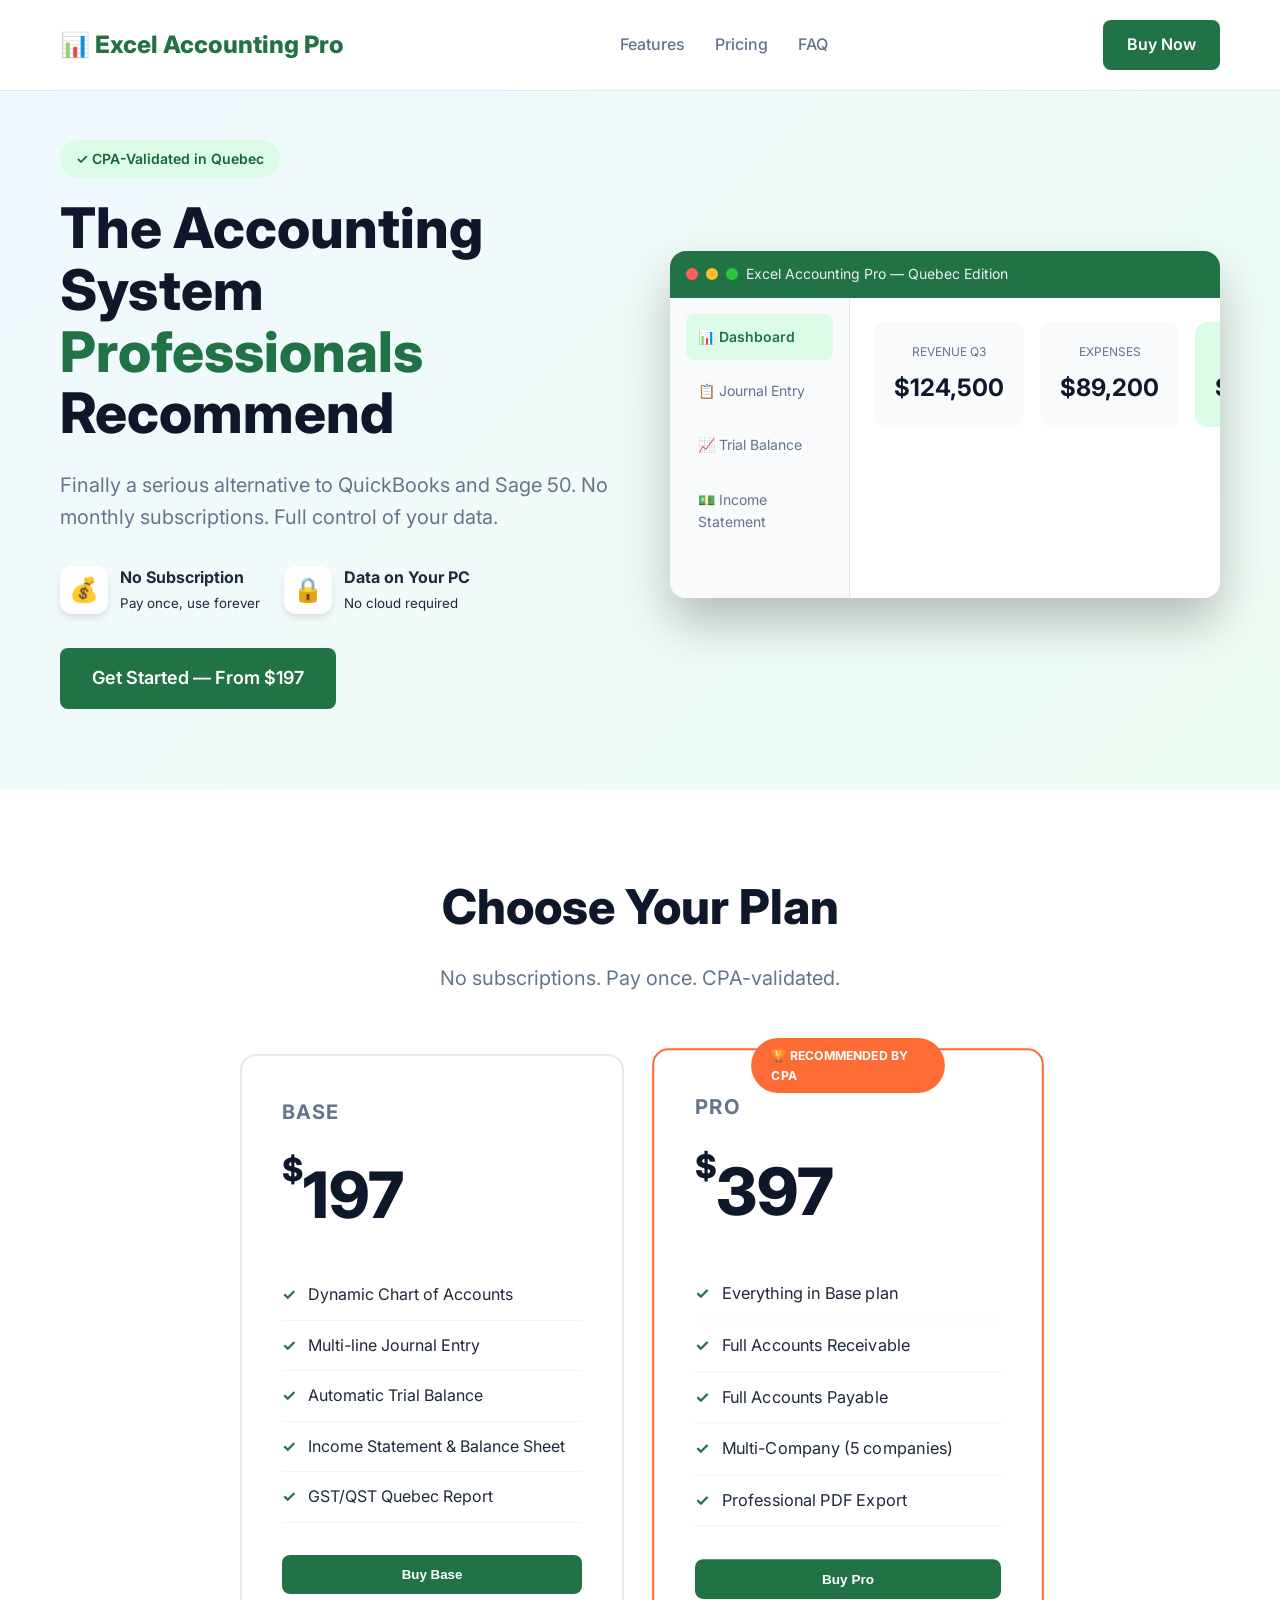
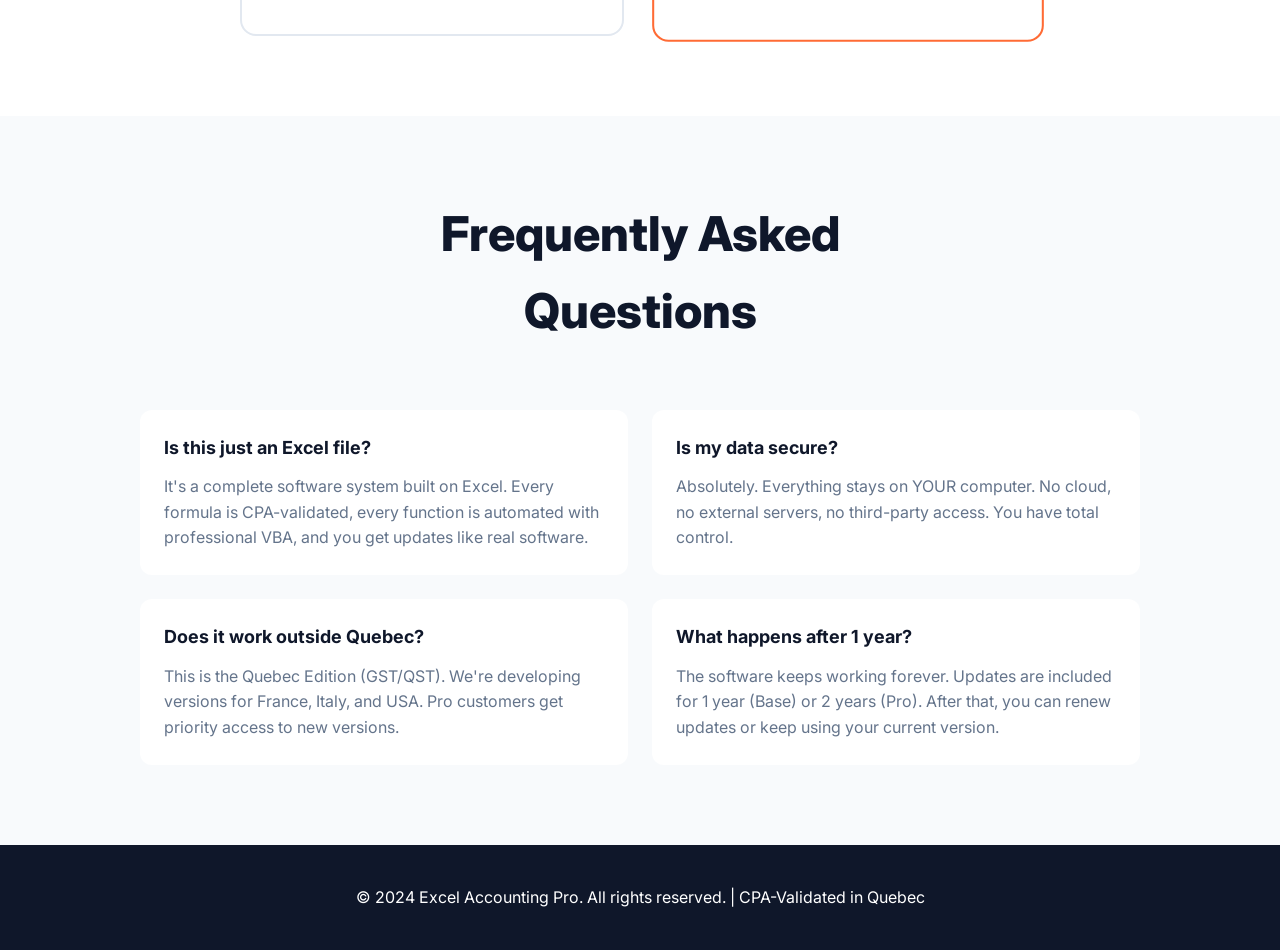
<file: index.html>
<!DOCTYPE html>
<html lang="en">
<head>
    <meta charset="UTF-8">
    <meta name="viewport" content="width=device-width, initial-scale=1.0">
    <title>Excel Accounting Pro - CPA-Validated Accounting System</title>
    <meta name="description" content="Professional accounting system validated by CPA. The smart alternative to QuickBooks and Sage 50. No monthly subscriptions.">
    <link href="https://fonts.googleapis.com/css2?family=Inter:wght@400;500;600;700;800&display=swap" rel="stylesheet">
    <style>
        * { margin: 0; padding: 0; box-sizing: border-box; }
        body { font-family: 'Inter', system-ui, sans-serif; color: #1e293b; line-height: 1.6; }
        .container { max-width: 1200px; margin: 0 auto; padding: 0 20px; }
        
        header { background: white; padding: 20px 0; border-bottom: 1px solid #e2e8f0; position: fixed; width: 100%; top: 0; z-index: 100; }
        .nav { display: flex; justify-content: space-between; align-items: center; }
        .logo { font-size: 24px; font-weight: 800; color: #217346; display: flex; align-items: center; gap: 10px; }
        .nav-links { display: flex; gap: 30px; list-style: none; }
        .nav-links a { color: #64748b; text-decoration: none; font-weight: 500; }
        .nav-links a:hover { color: #217346; }
        .btn { display: inline-block; padding: 12px 24px; border-radius: 8px; font-weight: 600; text-decoration: none; transition: all 0.3s; cursor: pointer; border: none; }
        .btn-primary { background: #217346; color: white; }
        .btn-primary:hover { background: #185c37; transform: translateY(-2px); }
        .btn-large { padding: 16px 32px; font-size: 18px; }
        
        .hero { padding: 140px 0 80px; background: linear-gradient(135deg, #f0f9ff 0%, #f0fdf4 100%); }
        .hero-grid { display: grid; grid-template-columns: 1fr 1fr; gap: 60px; align-items: center; }
        .badge { display: inline-flex; align-items: center; gap: 8px; background: #dcfce7; color: #166534; padding: 8px 16px; border-radius: 50px; font-size: 14px; font-weight: 600; margin-bottom: 20px; }
        h1 { font-size: 56px; font-weight: 800; line-height: 1.1; color: #0f172a; margin-bottom: 24px; }
        .highlight { color: #217346; }
        .hero p { font-size: 20px; color: #64748b; margin-bottom: 32px; }
        .hero-benefits { display: flex; gap: 24px; margin-bottom: 32px; }
        .benefit { display: flex; align-items: center; gap: 12px; }
        .benefit-icon { width: 48px; height: 48px; background: white; border-radius: 12px; display: flex; align-items: center; justify-content: center; font-size: 24px; box-shadow: 0 4px 6px rgba(0,0,0,0.1); }
        
        .excel-mockup { background: white; border-radius: 16px; box-shadow: 0 25px 50px rgba(0,0,0,0.25); overflow: hidden; }
        .excel-header { background: #217346; padding: 12px 16px; display: flex; align-items: center; gap: 8px; color: rgba(255,255,255,0.9); font-size: 14px; }
        .dot { width: 12px; height: 12px; border-radius: 50%; }
        .dot-red { background: #ff5f56; }
        .dot-yellow { background: #ffbd2e; }
        .dot-green { background: #27c93f; }
        .excel-content { display: grid; grid-template-columns: 180px 1fr; min-height: 300px; }
        .excel-sidebar { background: #f8fafc; padding: 16px; border-right: 1px solid #e2e8f0; }
        .sidebar-item { padding: 12px; margin-bottom: 8px; border-radius: 8px; font-size: 14px; color: #64748b; }
        .sidebar-item.active { background: #dcfce7; color: #217346; font-weight: 600; }
        .excel-main { padding: 24px; }
        .kpi-grid { display: grid; grid-template-columns: repeat(3, 1fr); gap: 16px; }
        .kpi-card { background: #f8fafc; padding: 20px; border-radius: 12px; text-align: center; }
        .kpi-card.accent { background: #dcfce7; }
        .kpi-label { font-size: 12px; color: #64748b; text-transform: uppercase; margin-bottom: 8px; }
        .kpi-value { font-size: 24px; font-weight: 700; color: #0f172a; }
        
        .pricing { padding: 80px 0; background: white; }
        .section-header { text-align: center; max-width: 600px; margin: 0 auto 60px; }
        .section-header h2 { font-size: 48px; font-weight: 800; color: #0f172a; margin-bottom: 16px; }
        .section-header p { font-size: 20px; color: #64748b; }
        .pricing-grid { display: grid; grid-template-columns: 1fr 1fr; gap: 32px; max-width: 800px; margin: 0 auto; }
        .pricing-card { border: 2px solid #e2e8f0; border-radius: 16px; padding: 40px; position: relative; }
        .pricing-card.popular { border-color: #ff6b35; transform: scale(1.02); }
        .popular-badge { position: absolute; top: -12px; left: 50%; transform: translateX(-50%); background: #ff6b35; color: white; padding: 8px 20px; border-radius: 50px; font-size: 12px; font-weight: 700; }
        .pricing-card h3 { font-size: 20px; color: #64748b; margin-bottom: 16px; text-transform: uppercase; letter-spacing: 1px; }
        .price { font-size: 64px; font-weight: 800; color: #0f172a; margin-bottom: 24px; }
        .price span { font-size: 32px; vertical-align: top; }
        .pricing-card ul { list-style: none; margin-bottom: 32px; }
        .pricing-card li { padding: 12px 0; border-bottom: 1px solid #f1f5f9; display: flex; align-items: center; gap: 12px; }
        .pricing-card li::before { content: "✓"; color: #217346; font-weight: 700; }
        .pricing-card .btn { width: 100%; text-align: center; }
        
        .faq { padding: 80px 0; background: #f8fafc; }
        .faq-grid { display: grid; grid-template-columns: repeat(2, 1fr); gap: 24px; max-width: 1000px; margin: 0 auto; }
        .faq-item { background: white; padding: 24px; border-radius: 12px; }
        .faq-item h3 { font-size: 18px; margin-bottom: 12px; color: #0f172a; }
        .faq-item p { color: #64748b; }
        
        footer { background: #0f172a; color: white; padding: 40px 0; text-align: center; }
        
        @media (max-width: 768px) {
            .hero-grid, .pricing-grid, .faq-grid { grid-template-columns: 1fr; }
            h1 { font-size: 40px; }
            .nav-links { display: none; }
            .excel-content { grid-template-columns: 1fr; }
            .excel-sidebar { display: none; }
        }
    </style>
</head>
<body>
    <header>
        <div class="container">
            <nav class="nav">
                <div class="logo">📊 Excel Accounting Pro</div>
                <ul class="nav-links">
                    <li><a href="#features">Features</a></li>
                    <li><a href="#pricing">Pricing</a></li>
                    <li><a href="#faq">FAQ</a></li>
                </ul>
                <a href="#pricing" class="btn btn-primary">Buy Now</a>
            </nav>
        </div>
    </header>

    <section class="hero">
        <div class="container">
            <div class="hero-grid">
                <div>
                    <div class="badge">✓ CPA-Validated in Quebec</div>
                    <h1>The Accounting System <span class="highlight">Professionals</span> Recommend</h1>
                    <p>Finally a serious alternative to QuickBooks and Sage 50. No monthly subscriptions. Full control of your data.</p>
                    <div class="hero-benefits">
                        <div class="benefit">
                            <div class="benefit-icon">💰</div>
                            <div><strong>No Subscription</strong><br><small>Pay once, use forever</small></div>
                        </div>
                        <div class="benefit">
                            <div class="benefit-icon">🔒</div>
                            <div><strong>Data on Your PC</strong><br><small>No cloud required</small></div>
                        </div>
                    </div>
                    <a href="#pricing" class="btn btn-large btn-primary">Get Started — From $197</a>
                </div>
                <div class="excel-mockup">
                    <div class="excel-header">
                        <span class="dot dot-red"></span>
                        <span class="dot dot-yellow"></span>
                        <span class="dot dot-green"></span>
                        <span>Excel Accounting Pro — Quebec Edition</span>
                    </div>
                    <div class="excel-content">
                        <div class="excel-sidebar">
                            <div class="sidebar-item active">📊 Dashboard</div>
                            <div class="sidebar-item">📋 Journal Entry</div>
                            <div class="sidebar-item">📈 Trial Balance</div>
                            <div class="sidebar-item">💵 Income Statement</div>
                        </div>
                        <div class="excel-main">
                            <div class="kpi-grid">
                                <div class="kpi-card">
                                    <div class="kpi-label">Revenue Q3</div>
                                    <div class="kpi-value">$124,500</div>
                                </div>
                                <div class="kpi-card">
                                    <div class="kpi-label">Expenses</div>
                                    <div class="kpi-value">$89,200</div>
                                </div>
                                <div class="kpi-card accent">
                                    <div class="kpi-label">Net Income</div>
                                    <div class="kpi-value">$35,300</div>
                                </div>
                            </div>
                        </div>
                    </div>
                </div>
            </div>
        </div>
    </section>

    <section class="pricing" id="pricing">
        <div class="container">
            <div class="section-header">
                <h2>Choose Your Plan</h2>
                <p>No subscriptions. Pay once. CPA-validated.</p>
            </div>
            <div class="pricing-grid">
                <div class="pricing-card">
                    <h3>Base</h3>
                    <div class="price"><span>$</span>197</div>
                    <ul>
                        <li>Dynamic Chart of Accounts</li>
                        <li>Multi-line Journal Entry</li>
                        <li>Automatic Trial Balance</li>
                        <li>Income Statement & Balance Sheet</li>
                        <li>GST/QST Quebec Report</li>
                    </ul>
                    <button class="btn btn-primary" onclick="alert('Stripe integration coming soon!')">Buy Base</button>
                </div>
                <div class="pricing-card popular">
                    <div class="popular-badge">🏆 RECOMMENDED BY CPA</div>
                    <h3>Pro</h3>
                    <div class="price"><span>$</span>397</div>
                    <ul>
                        <li>Everything in Base plan</li>
                        <li>Full Accounts Receivable</li>
                        <li>Full Accounts Payable</li>
                        <li>Multi-Company (5 companies)</li>
                        <li>Professional PDF Export</li>
                    </ul>
                    <button class="btn btn-primary" onclick="alert('Stripe integration coming soon!')">Buy Pro</button>
                </div>
            </div>
        </div>
    </section>

    <section class="faq" id="faq">
        <div class="container">
            <div class="section-header">
                <h2>Frequently Asked Questions</h2>
            </div>
            <div class="faq-grid">
                <div class="faq-item">
                    <h3>Is this just an Excel file?</h3>
                    <p>It's a complete software system built on Excel. Every formula is CPA-validated, every function is automated with professional VBA, and you get updates like real software.</p>
                </div>
                <div class="faq-item">
                    <h3>Is my data secure?</h3>
                    <p>Absolutely. Everything stays on YOUR computer. No cloud, no external servers, no third-party access. You have total control.</p>
                </div>
                <div class="faq-item">
                    <h3>Does it work outside Quebec?</h3>
                    <p>This is the Quebec Edition (GST/QST). We're developing versions for France, Italy, and USA. Pro customers get priority access to new versions.</p>
                </div>
                <div class="faq-item">
                    <h3>What happens after 1 year?</h3>
                    <p>The software keeps working forever. Updates are included for 1 year (Base) or 2 years (Pro). After that, you can renew updates or keep using your current version.</p>
                </div>
            </div>
        </div>
    </section>

    <footer>
        <div class="container">
            <p>&copy; 2024 Excel Accounting Pro. All rights reserved. | CPA-Validated in Quebec</p>
        </div>
    </footer>
</body>
</html>
</file>
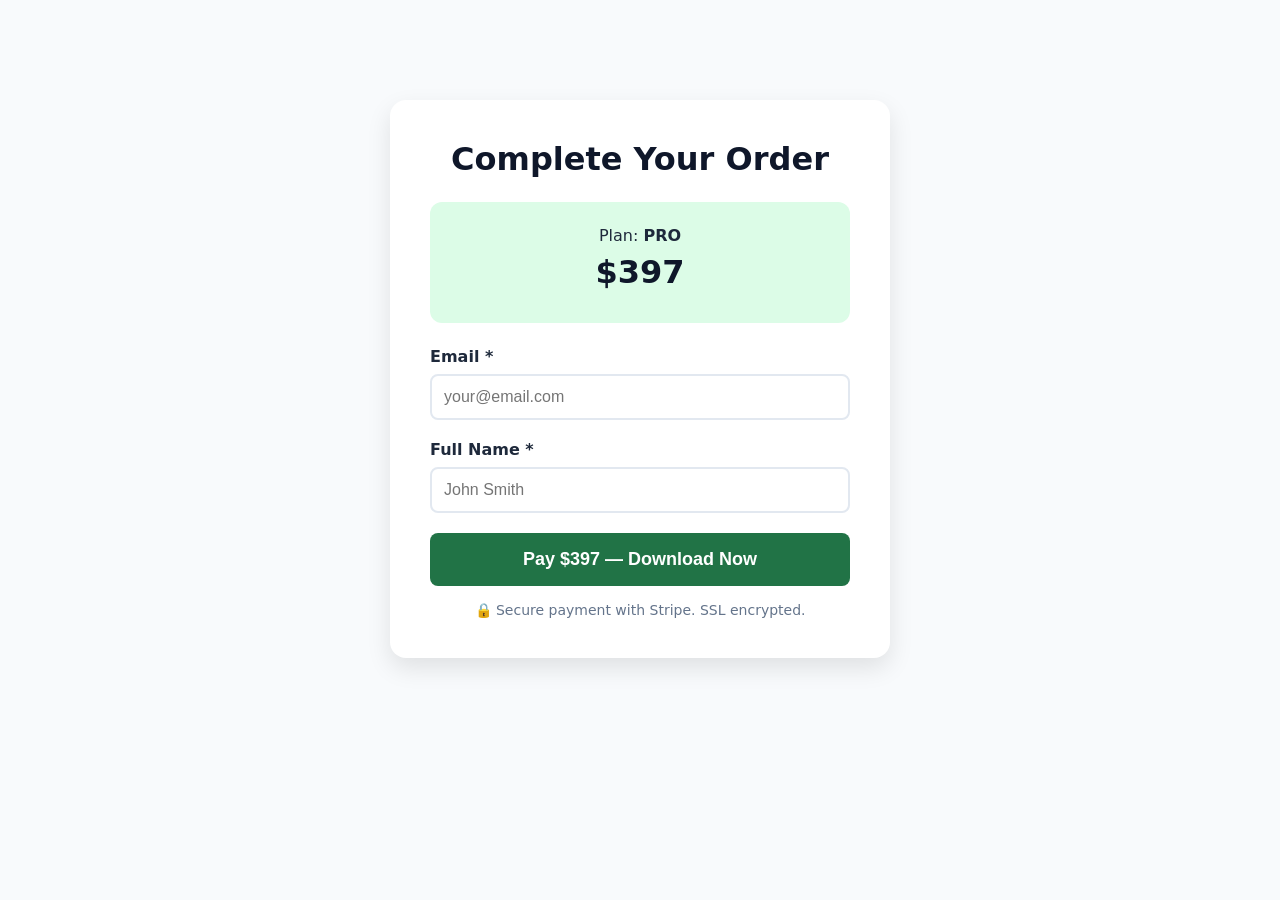
<file: checkout.html>
<!DOCTYPE html>
<html lang="en">
<head>
    <meta charset="UTF-8">
    <meta name="viewport" content="width=device-width, initial-scale=1.0">
    <title>Checkout — Excel Accounting Pro</title>
    <style>
        * { margin: 0; padding: 0; box-sizing: border-box; }
        body { font-family: 'Inter', system-ui, sans-serif; color: #1e293b; background: #f8fafc; padding: 100px 20px; }
        .container { max-width: 500px; margin: 0 auto; }
        .checkout-card { background: white; padding: 40px; border-radius: 16px; box-shadow: 0 10px 25px rgba(0,0,0,0.1); }
        h1 { text-align: center; margin-bottom: 24px; color: #0f172a; }
        .order-summary { background: #dcfce7; padding: 24px; border-radius: 12px; margin-bottom: 24px; text-align: center; }
        .order-summary p { margin-bottom: 8px; }
        .price { font-size: 32px; font-weight: 800; color: #0f172a; }
        .form-group { margin-bottom: 20px; }
        label { display: block; margin-bottom: 8px; font-weight: 600; }
        input { width: 100%; padding: 12px; border: 2px solid #e2e8f0; border-radius: 8px; font-size: 16px; }
        input:focus { outline: none; border-color: #217346; }
        .btn { width: 100%; padding: 16px; background: #217346; color: white; border: none; border-radius: 8px; font-size: 18px; font-weight: 600; cursor: pointer; }
        .btn:hover { background: #185c37; }
        .secure { text-align: center; margin-top: 16px; color: #64748b; font-size: 14px; }
    </style>
</head>
<body>
    <div class="container">
        <div class="checkout-card">
            <h1>Complete Your Order</h1>
            <div class="order-summary">
                <p>Plan: <strong id="planName">PRO</strong></p>
                <p class="price" id="planPrice">$397</p>
            </div>
            <form>
                <div class="form-group">
                    <label>Email *</label>
                    <input type="email" placeholder="your@email.com" required>
                </div>
                <div class="form-group">
                    <label>Full Name *</label>
                    <input type="text" placeholder="John Smith" required>
                </div>
                <button type="submit" class="btn">Pay $<span id="payAmount">397</span> — Download Now</button>
            </form>
            <p class="secure">🔒 Secure payment with Stripe. SSL encrypted.</p>
        </div>
    </div>
    <script>
        const params = new URLSearchParams(window.location.search);
        const plan = params.get('plan') || 'pro';
        document.getElementById('planName').textContent = plan.toUpperCase();
        document.getElementById('planPrice').textContent = plan === 'base' ? '$197' : '$397';
        document.getElementById('payAmount').textContent = plan === 'base' ? '197' : '397';
    </script>
</body>
</html>
</file>
